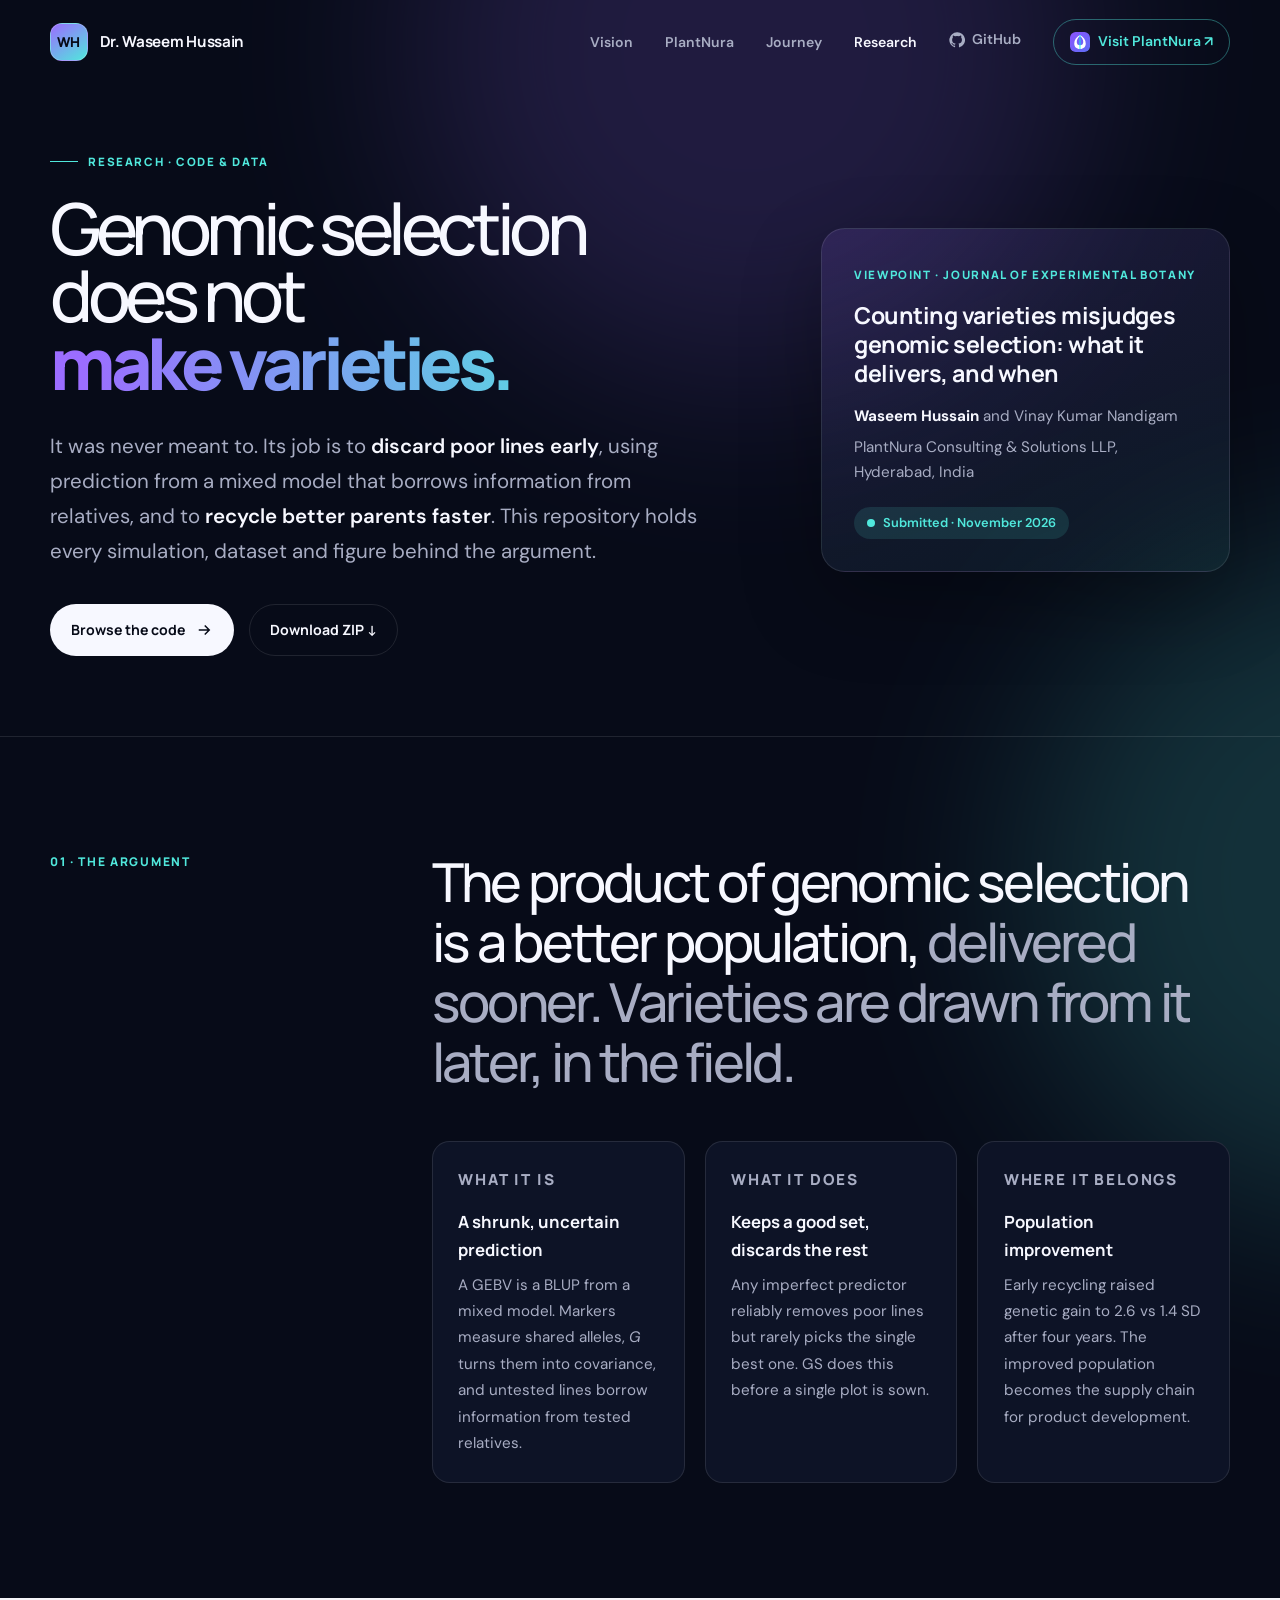
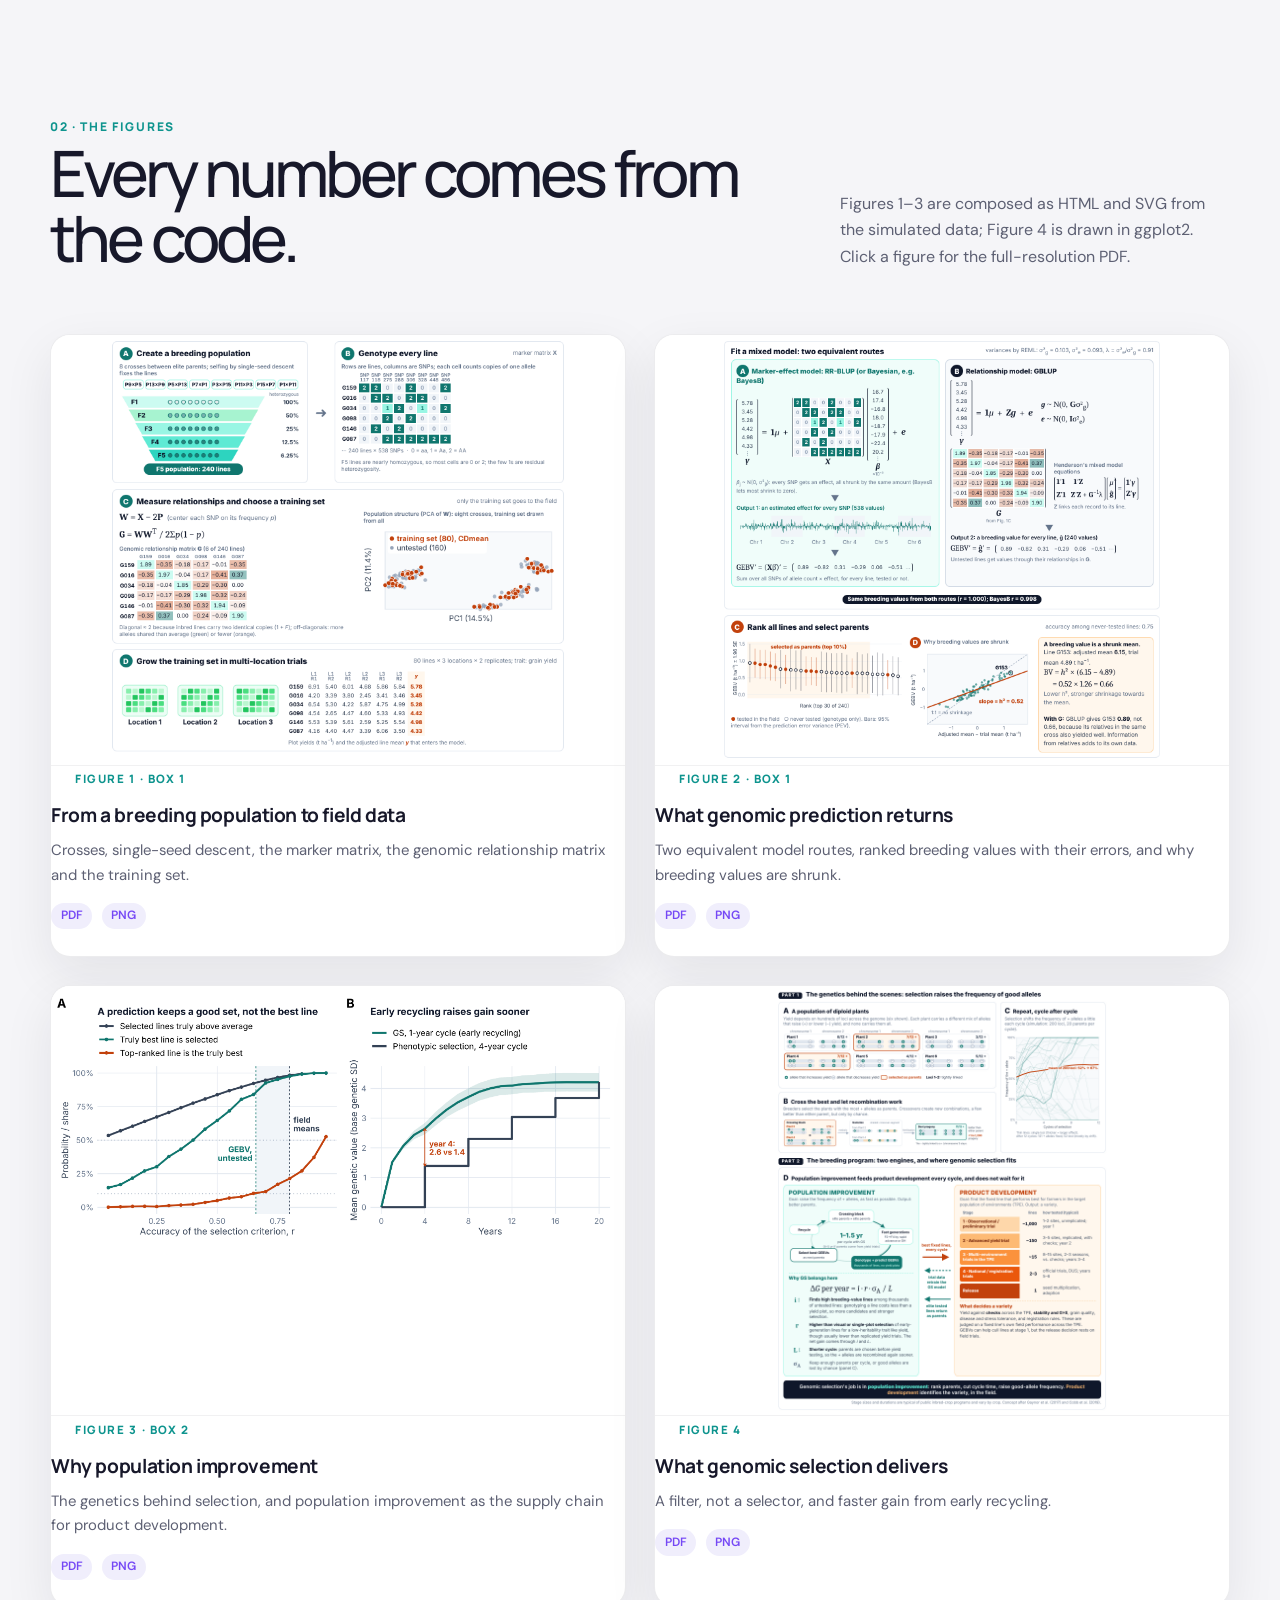
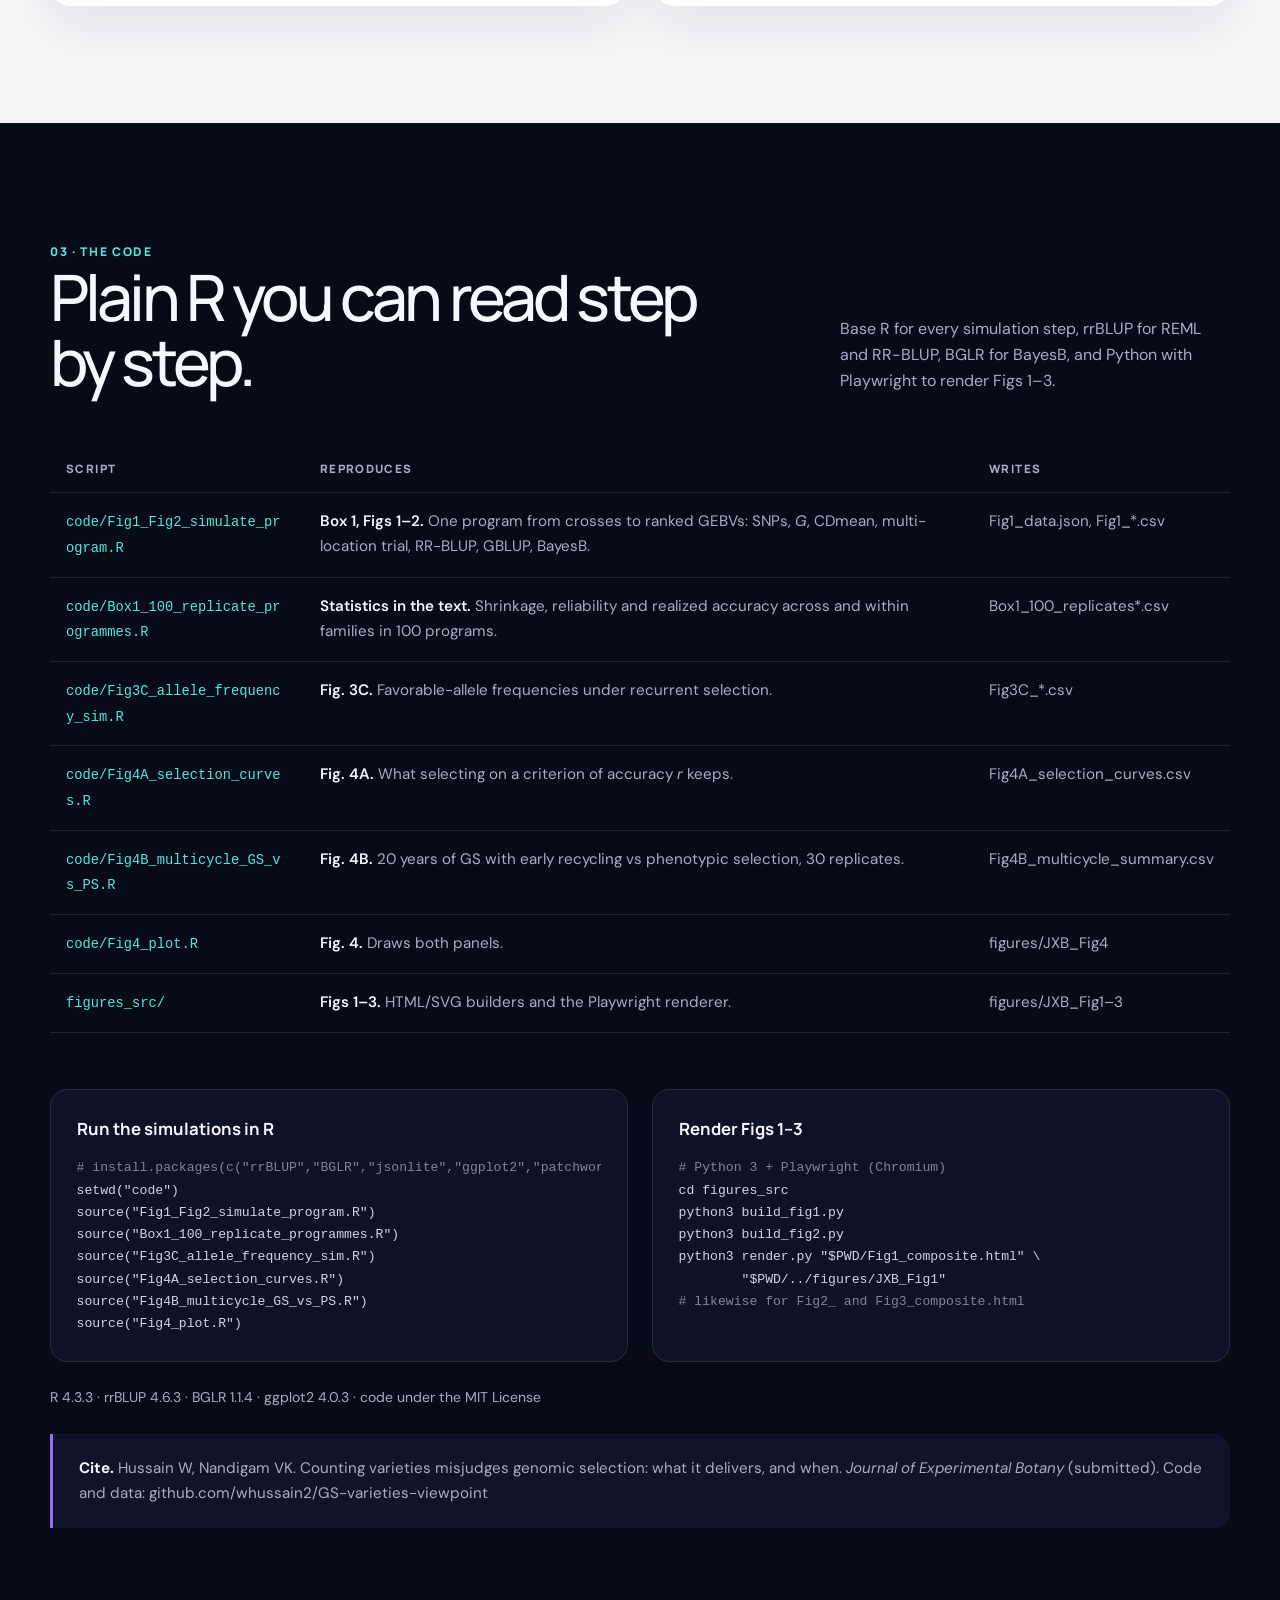
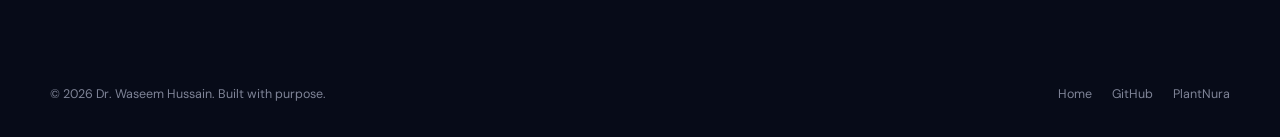
<file: index.html>
<!doctype html>
<html lang="en" class="no-js">
<head>
  <meta charset="utf-8">
  <title>Genomic selection does not make varieties | Code &amp; data | Dr. Waseem Hussain</title>
  <meta name="description" content="Code and simulated data for the Viewpoint 'Counting varieties misjudges genomic selection: what it delivers, and when' by Waseem Hussain and Vinay Kumar Nandigam (PlantNura).">
  <meta name="viewport" content="width=device-width, initial-scale=1.0">
  <meta name="theme-color" content="#070b18">
  <meta property="og:title" content="Genomic selection does not make varieties: code and data">
  <meta property="og:description" content="What genomic selection delivers, and when. Simulations, figures and R code.">
  <meta property="og:url" content="https://whussain2.github.io/GS-varieties-viewpoint/">
  <meta name="twitter:site" content="@whussain907">
  <link rel="preconnect" href="https://fonts.googleapis.com">
  <link rel="preconnect" href="https://fonts.gstatic.com" crossorigin>
  <link href="https://fonts.googleapis.com/css2?family=DM+Sans:wght@400;500;600&family=Manrope:wght@400;500;600;700;800&display=swap" rel="stylesheet">
  <link rel="stylesheet" href="assets/css/founder.css">
  <link rel="stylesheet" href="assets/css/project.css">
  <link rel="icon" type="image/svg+xml" href="assets/img/plantnura-mark.svg">
  <script>document.documentElement.className = document.documentElement.className.replace(/\bno-js\b/g, '') + ' js';</script>
</head>
<body class="founder-site">
<a class="skip-link" href="#main-content">Skip to content</a>
<div class="site-shell">
  <div class="ambient ambient--violet" aria-hidden="true"></div>
  <div class="ambient ambient--aqua" aria-hidden="true"></div>

  <header class="site-header">
    <nav class="nav wrap" aria-label="Main navigation">
      <a class="brand" href="https://whussain2.github.io/" aria-label="Waseem Hussain, home">
        <span class="brand__mark" aria-hidden="true">WH</span>
        <span class="brand__text">Dr. Waseem Hussain</span>
      </a>
      <button class="menu-toggle" type="button" aria-expanded="false" aria-controls="primary-menu" aria-label="Toggle navigation">
        <svg width="20" height="20" viewBox="0 0 24 24" fill="none" stroke="currentColor" stroke-width="1.8" aria-hidden="true"><path d="M4 7h16M4 12h16M4 17h16"></path></svg>
      </button>
      <ul class="nav__links" id="primary-menu">
        <li><a href="https://whussain2.github.io/#vision">Vision</a></li>
        <li><a href="https://whussain2.github.io/#plantnura">PlantNura</a></li>
        <li><a href="https://whussain2.github.io/#journey">Journey</a></li>
        <li><a href="https://whussain2.github.io/publications/" aria-current="page">Research</a></li>
        <li><a class="nav__github" href="https://github.com/whussain2/GS-varieties-viewpoint" target="_blank" rel="noopener"><svg width="16" height="16" viewBox="0 0 24 24" fill="currentColor" aria-hidden="true"><path d="M12 .5a11.5 11.5 0 0 0-3.64 22.41c.58.1.79-.25.79-.56v-2c-3.2.7-3.88-1.37-3.88-1.37-.52-1.33-1.28-1.69-1.28-1.69-1.05-.71.08-.7.08-.7 1.16.08 1.77 1.19 1.77 1.19 1.03 1.77 2.7 1.26 3.36.96.1-.75.4-1.26.73-1.55-2.55-.29-5.24-1.28-5.24-5.69 0-1.26.45-2.29 1.19-3.1-.12-.29-.52-1.46.11-3.05 0 0 .97-.31 3.17 1.18a11 11 0 0 1 5.77 0c2.2-1.49 3.17-1.18 3.17-1.18.63 1.59.23 2.76.11 3.05.74.81 1.19 1.84 1.19 3.1 0 4.42-2.69 5.39-5.26 5.68.41.36.78 1.06.78 2.14v3.17c0 .31.21.67.8.56A11.5 11.5 0 0 0 12 .5Z"/></svg>GitHub</a></li>
        <li><a class="nav__company" href="https://plantnura.com/" target="_blank" rel="noopener"><img src="assets/img/plantnura-mark.svg" alt="" width="20" height="20">Visit PlantNura ↗</a></li>
      </ul>
    </nav>
  </header>

  <main id="main-content">
    <section class="hero proj-hero wrap" id="top">
      <div class="hero__content reveal">
        <p class="eyebrow">Research · Code &amp; data</p>
        <h1>Genomic selection does not <strong>make varieties.</strong></h1>
        <p class="hero__intro">It was never meant to. Its job is to <b>discard poor lines early</b>, using prediction from a mixed model that borrows information from relatives, and to <b>recycle better parents faster</b>. This repository holds every simulation, dataset and figure behind the argument.</p>
        <div class="hero__actions">
          <a class="button button--primary" href="https://github.com/whussain2/GS-varieties-viewpoint" target="_blank" rel="noopener">
            Browse the code
            <svg width="18" height="18" viewBox="0 0 24 24" fill="none" stroke="currentColor" stroke-width="2" aria-hidden="true"><path d="M5 12h14M13 6l6 6-6 6"></path></svg>
          </a>
          <a class="button button--ghost" href="https://github.com/whussain2/GS-varieties-viewpoint/archive/refs/heads/main.zip">Download ZIP ↓</a>
        </div>
      </div>
      <aside class="paper-card reveal">
        <span class="paper-card__label">Viewpoint · Journal of Experimental Botany</span>
        <h2>Counting varieties misjudges genomic selection: what it delivers, and when</h2>
        <p><b style="color:var(--ink)">Waseem Hussain</b> and Vinay Kumar Nandigam</p>
        <p>PlantNura Consulting &amp; Solutions LLP, Hyderabad, India</p>
        <span class="status">Submitted · November 2026</span>
      </aside>
    </section>

    <section class="message" id="argument">
      <div class="message__grid wrap reveal">
        <span class="section-index">01 · The argument</span>
        <div>
          <h2>The product of genomic selection is a better population, <span>delivered sooner. Varieties are drawn from it later, in the field.</span></h2>
          <div class="points">
            <div class="point"><span class="point__n">WHAT IT IS</span><b>A shrunk, uncertain prediction</b><span>A GEBV is a BLUP from a mixed model. Markers measure shared alleles, <i>G</i> turns them into covariance, and untested lines borrow information from tested relatives.</span></div>
            <div class="point"><span class="point__n">WHAT IT DOES</span><b>Keeps a good set, discards the rest</b><span>Any imperfect predictor reliably removes poor lines but rarely picks the single best one. GS does this before a single plot is sown.</span></div>
            <div class="point"><span class="point__n">WHERE IT BELONGS</span><b>Population improvement</b><span>Early recycling raised genetic gain to 2.6 vs 1.4 SD after four years. The improved population becomes the supply chain for product development.</span></div>
          </div>
        </div>
      </div>
    </section>

    <section class="figures" id="figures">
      <div class="wrap">
        <div class="section-heading reveal">
          <div>
            <span class="section-index">02 · The figures</span>
            <h2>Every number comes from the code.</h2>
          </div>
          <p>Figures 1–3 are composed as HTML and SVG from the simulated data; Figure 4 is drawn in ggplot2. Click a figure for the full-resolution PDF.</p>
        </div>
        <div class="fig-grid">
          <a class="fig-card reveal" href="figures/JXB_Fig1.pdf" target="_blank" rel="noopener">
            <span class="fig-card__img"><img src="figures/JXB_Fig1.png" alt="Fig. 1: from eight crosses to 240 F5 lines, SNP genotypes, the G matrix with a CDmean training set, and multi-location yield data." loading="lazy"></span>
            <span class="fig-card__body"><span class="fig-card__tag">Figure 1 · Box 1</span><h3>From a breeding population to field data</h3><p>Crosses, single-seed descent, the marker matrix, the genomic relationship matrix and the training set.</p><span class="fig-card__files"><span>PDF</span><span>PNG</span></span></span>
          </a>
          <a class="fig-card reveal" href="figures/JXB_Fig2.pdf" target="_blank" rel="noopener">
            <span class="fig-card__img"><img src="figures/JXB_Fig2.png" alt="Fig. 2: RR-BLUP and GBLUP shown with real values, ranked GEBVs with intervals, and shrinkage with slope equal to heritability." loading="lazy"></span>
            <span class="fig-card__body"><span class="fig-card__tag">Figure 2 · Box 1</span><h3>What genomic prediction returns</h3><p>Two equivalent model routes, ranked breeding values with their errors, and why breeding values are shrunk.</p><span class="fig-card__files"><span>PDF</span><span>PNG</span></span></span>
          </a>
          <a class="fig-card reveal" href="figures/JXB_Fig3.pdf" target="_blank" rel="noopener">
            <span class="fig-card__img"><img src="figures/JXB_Fig3.png" alt="Fig. 3: alleles on chromosomes, recombination, rising favorable-allele frequencies, and the two engines of breeding." loading="lazy"></span>
            <span class="fig-card__body"><span class="fig-card__tag">Figure 3 · Box 2</span><h3>Why population improvement</h3><p>The genetics behind selection, and population improvement as the supply chain for product development.</p><span class="fig-card__files"><span>PDF</span><span>PNG</span></span></span>
          </a>
          <a class="fig-card reveal" href="figures/JXB_Fig4.pdf" target="_blank" rel="noopener">
            <span class="fig-card__img"><img src="figures/JXB_Fig4.png" alt="Fig. 4: selection curves showing a prediction keeps a good set but not the best line, and 20-year gain under GS versus phenotypic selection." loading="lazy"></span>
            <span class="fig-card__body"><span class="fig-card__tag">Figure 4</span><h3>What genomic selection delivers</h3><p>A filter, not a selector, and faster gain from early recycling.</p><span class="fig-card__files"><span>PDF</span><span>PNG</span></span></span>
          </a>
        </div>
      </div>
    </section>

    <section class="code" id="code">
      <div class="wrap">
        <div class="section-heading reveal">
          <div>
            <span class="section-index">03 · The code</span>
            <h2>Plain R you can read step by step.</h2>
          </div>
          <p>Base R for every simulation step, rrBLUP for REML and RR-BLUP, BGLR for BayesB, and Python with Playwright to render Figs 1–3.</p>
        </div>
        <table class="code-table reveal">
          <thead><tr><th>Script</th><th>Reproduces</th><th>Writes</th></tr></thead>
          <tbody>
            <tr><td><a href="https://github.com/whussain2/GS-varieties-viewpoint/blob/main/code/Fig1_Fig2_simulate_program.R">code/Fig1_Fig2_simulate_program.R</a></td><td><b>Box 1, Figs 1–2.</b> One program from crosses to ranked GEBVs: SNPs, <i>G</i>, CDmean, multi-location trial, RR-BLUP, GBLUP, BayesB.</td><td>Fig1_data.json, Fig1_*.csv</td></tr>
            <tr><td><a href="https://github.com/whussain2/GS-varieties-viewpoint/blob/main/code/Box1_100_replicate_programmes.R">code/Box1_100_replicate_programmes.R</a></td><td><b>Statistics in the text.</b> Shrinkage, reliability and realized accuracy across and within families in 100 programs.</td><td>Box1_100_replicates*.csv</td></tr>
            <tr><td><a href="https://github.com/whussain2/GS-varieties-viewpoint/blob/main/code/Fig3C_allele_frequency_sim.R">code/Fig3C_allele_frequency_sim.R</a></td><td><b>Fig. 3C.</b> Favorable-allele frequencies under recurrent selection.</td><td>Fig3C_*.csv</td></tr>
            <tr><td><a href="https://github.com/whussain2/GS-varieties-viewpoint/blob/main/code/Fig4A_selection_curves.R">code/Fig4A_selection_curves.R</a></td><td><b>Fig. 4A.</b> What selecting on a criterion of accuracy <i>r</i> keeps.</td><td>Fig4A_selection_curves.csv</td></tr>
            <tr><td><a href="https://github.com/whussain2/GS-varieties-viewpoint/blob/main/code/Fig4B_multicycle_GS_vs_PS.R">code/Fig4B_multicycle_GS_vs_PS.R</a></td><td><b>Fig. 4B.</b> 20 years of GS with early recycling vs phenotypic selection, 30 replicates.</td><td>Fig4B_multicycle_summary.csv</td></tr>
            <tr><td><a href="https://github.com/whussain2/GS-varieties-viewpoint/blob/main/code/Fig4_plot.R">code/Fig4_plot.R</a></td><td><b>Fig. 4.</b> Draws both panels.</td><td>figures/JXB_Fig4</td></tr>
            <tr><td><a href="https://github.com/whussain2/GS-varieties-viewpoint/tree/main/figures_src">figures_src/</a></td><td><b>Figs 1–3.</b> HTML/SVG builders and the Playwright renderer.</td><td>figures/JXB_Fig1–3</td></tr>
          </tbody>
        </table>
        <div class="run reveal">
          <div class="run__box"><h3>Run the simulations in R</h3>
<pre><span class="c"># install.packages(c("rrBLUP","BGLR","jsonlite","ggplot2","patchwork"))</span>
setwd("code")
source("Fig1_Fig2_simulate_program.R")
source("Box1_100_replicate_programmes.R")
source("Fig3C_allele_frequency_sim.R")
source("Fig4A_selection_curves.R")
source("Fig4B_multicycle_GS_vs_PS.R")
source("Fig4_plot.R")</pre></div>
          <div class="run__box"><h3>Render Figs 1–3</h3>
<pre><span class="c"># Python 3 + Playwright (Chromium)</span>
cd figures_src
python3 build_fig1.py
python3 build_fig2.py
python3 render.py "$PWD/Fig1_composite.html" \
        "$PWD/../figures/JXB_Fig1"
<span class="c"># likewise for Fig2_ and Fig3_composite.html</span></pre></div>
        </div>
        <p class="versions reveal">R 4.3.3 · rrBLUP 4.6.3 · BGLR 1.1.4 · ggplot2 4.0.3 · code under the MIT License</p>
        <div class="cite reveal"><b>Cite.</b> Hussain W, Nandigam VK. Counting varieties misjudges genomic selection: what it delivers, and when. <i>Journal of Experimental Botany</i> (submitted). Code and data: github.com/whussain2/GS-varieties-viewpoint</div>
      </div>
    </section>

    <section class="wrap">
      <footer class="site-footer">
        <span>© <span data-year>2026</span> Dr. Waseem Hussain. Built with purpose.</span>
        <div class="site-footer__links">
          <a href="https://whussain2.github.io/">Home</a>
          <a href="https://github.com/whussain2" target="_blank" rel="noopener">GitHub</a>
          <a href="https://plantnura.com/" target="_blank" rel="noopener">PlantNura</a>
        </div>
      </footer>
    </section>
  </main>
</div>
<script src="assets/js/founder.js" defer></script>
</body>
</html>
</file>
<file: assets/css/founder.css>
:root {
  --ink: #f7f8ff;
  --muted: #a8adc3;
  --night: #070b18;
  --night-soft: #0d1326;
  --line: rgba(255, 255, 255, 0.1);
  --violet: #9b6dff;
  --violet-deep: #7548f5;
  --aqua: #50e8dc;
  --aqua-dark: #0e948e;
  --paper: #f5f5f8;
  --paper-ink: #17182a;
  --paper-muted: #5d6073;
  --radius: 1.5rem;
  --shadow: 0 30px 80px rgba(0, 0, 0, 0.28);
  --font-display: "Manrope", system-ui, sans-serif;
  --font-body: "DM Sans", system-ui, sans-serif;
}

* {
  box-sizing: border-box;
}

html {
  scroll-behavior: smooth;
  scroll-padding-top: 6rem;
}

body.founder-site {
  margin: 0;
  overflow-x: hidden;
  background: var(--night);
  color: var(--ink);
  font-family: var(--font-body);
  font-size: 16px;
  line-height: 1.65;
}

.founder-site a {
  color: inherit;
}

.founder-site img {
  display: block;
  max-width: 100%;
}

.skip-link {
  position: fixed;
  left: 1rem;
  top: -5rem;
  z-index: 1000;
  padding: 0.7rem 1rem;
  border-radius: 0.5rem;
  background: var(--aqua);
  color: var(--night) !important;
  font-weight: 700;
  transition: top 0.2s;
}

.skip-link:focus {
  top: 1rem;
}

.site-shell {
  position: relative;
  isolation: isolate;
  overflow: hidden;
}

.ambient {
  position: absolute;
  z-index: -1;
  width: 42rem;
  height: 42rem;
  border-radius: 50%;
  filter: blur(100px);
  opacity: 0.17;
  pointer-events: none;
}

.ambient--violet {
  top: -18rem;
  left: 32%;
  background: var(--violet);
}

.ambient--aqua {
  top: 34rem;
  right: -26rem;
  background: var(--aqua);
}

.wrap {
  width: min(1180px, calc(100% - 3rem));
  margin-inline: auto;
}

.site-header {
  position: fixed;
  z-index: 100;
  top: 0;
  left: 0;
  width: 100%;
  transition: background 0.3s, border-color 0.3s, backdrop-filter 0.3s;
}

.site-header.is-scrolled {
  border-bottom: 1px solid var(--line);
  background: rgba(7, 11, 24, 0.82);
  backdrop-filter: blur(18px);
}

.nav {
  display: flex;
  min-height: 5.25rem;
  align-items: center;
  justify-content: space-between;
  gap: 2rem;
}

.brand {
  display: inline-flex;
  align-items: center;
  gap: 0.75rem;
  text-decoration: none;
}

.brand__mark {
  display: grid;
  width: 2.35rem;
  height: 2.35rem;
  place-items: center;
  border: 1px solid rgba(255, 255, 255, 0.2);
  border-radius: 0.75rem;
  background: linear-gradient(145deg, var(--violet), var(--aqua));
  color: var(--night);
  font-family: var(--font-display);
  font-size: 0.85rem;
  font-weight: 800;
}

.brand__text {
  font-family: var(--font-display);
  font-size: 0.95rem;
  font-weight: 700;
  letter-spacing: -0.02em;
}

.nav__links {
  display: flex;
  align-items: center;
  gap: 2rem;
  margin: 0;
  padding: 0;
  list-style: none;
}

.nav__links a {
  color: var(--muted);
  font-size: 0.88rem;
  font-weight: 600;
  text-decoration: none;
  transition: color 0.2s;
}

.nav__links a:hover,
.nav__links a:focus-visible {
  color: var(--ink);
}

.nav__links .nav__company {
  padding: 0.65rem 1rem;
  border: 1px solid rgba(80, 232, 220, 0.4);
  border-radius: 999px;
  color: var(--aqua);
}

.menu-toggle {
  display: none;
  width: 2.75rem;
  height: 2.75rem;
  border: 1px solid var(--line);
  border-radius: 0.8rem;
  background: transparent;
  color: var(--ink);
}

.hero {
  display: grid;
  min-height: 100svh;
  grid-template-columns: minmax(0, 1.1fr) minmax(320px, 0.75fr);
  align-items: center;
  gap: clamp(3rem, 7vw, 7rem);
  padding-top: 8rem;
  padding-bottom: 5rem;
}

.eyebrow {
  display: inline-flex;
  align-items: center;
  gap: 0.65rem;
  margin: 0 0 1.5rem;
  color: var(--aqua);
  font-family: var(--font-display);
  font-size: 0.72rem;
  font-weight: 800;
  letter-spacing: 0.14em;
  text-transform: uppercase;
}

.eyebrow::before {
  width: 1.75rem;
  height: 1px;
  background: currentColor;
  content: "";
}

.hero h1 {
  max-width: 800px;
  margin: 0;
  font-family: var(--font-display);
  font-size: clamp(3.25rem, 7vw, 6.9rem);
  font-weight: 500;
  letter-spacing: -0.075em;
  line-height: 0.94;
}

.hero h1 strong {
  display: block;
  background: linear-gradient(90deg, var(--violet) 5%, var(--aqua) 85%);
  background-clip: text;
  color: transparent;
  font-weight: 800;
}

.hero__intro {
  max-width: 660px;
  margin: 2rem 0 0;
  color: var(--muted);
  font-size: clamp(1.05rem, 1.6vw, 1.3rem);
  line-height: 1.7;
}

.hero__intro b {
  color: var(--ink);
  font-weight: 600;
}

.hero__actions {
  display: flex;
  flex-wrap: wrap;
  gap: 0.9rem;
  margin-top: 2.25rem;
}

.button {
  display: inline-flex;
  min-height: 3.2rem;
  align-items: center;
  justify-content: center;
  gap: 0.65rem;
  padding: 0.75rem 1.25rem;
  border: 1px solid transparent;
  border-radius: 999px;
  font-family: var(--font-display);
  font-size: 0.88rem;
  font-weight: 700;
  text-decoration: none;
  transition: transform 0.2s, background 0.2s, border-color 0.2s;
}

.button:hover {
  transform: translateY(-2px);
}

.button--primary {
  background: var(--ink);
  color: var(--night) !important;
}

.button--primary svg,
.text-link svg {
  transition: transform 0.2s;
}

.button--primary:hover svg,
.text-link:hover svg {
  transform: translateX(4px);
}

.button--ghost {
  border-color: var(--line);
  color: var(--ink);
}

.button--ghost:hover {
  border-color: rgba(255, 255, 255, 0.28);
  background: rgba(255, 255, 255, 0.05);
}

.hero__visual {
  position: relative;
  align-self: end;
}

.portrait-frame {
  position: relative;
  overflow: hidden;
  max-width: 450px;
  margin-inline: auto;
  border: 1px solid rgba(255, 255, 255, 0.12);
  border-radius: 14rem 14rem 1.5rem 1.5rem;
  background:
    radial-gradient(circle at 50% 35%, rgba(80, 232, 220, 0.2), transparent 32%),
    linear-gradient(145deg, #171d36, #0b1021);
  box-shadow: var(--shadow);
}

.portrait-frame::before {
  position: absolute;
  z-index: 1;
  inset: 0;
  background: linear-gradient(180deg, transparent 52%, rgba(7, 11, 24, 0.78));
  content: "";
}

.portrait-frame img {
  width: 100%;
  height: min(68vh, 650px);
  object-fit: cover;
  object-position: 50% 16%;
  filter: saturate(0.78) contrast(1.03);
}

.portrait__caption {
  position: absolute;
  z-index: 2;
  right: 1.5rem;
  bottom: 1.5rem;
  left: 1.5rem;
  display: flex;
  align-items: end;
  justify-content: space-between;
  gap: 1rem;
}

.portrait__caption p {
  margin: 0;
  color: var(--muted);
  font-size: 0.75rem;
  letter-spacing: 0.09em;
  text-transform: uppercase;
}

.portrait__caption strong {
  display: block;
  color: var(--ink);
  font-family: var(--font-display);
  font-size: 1rem;
  letter-spacing: 0;
  text-transform: none;
}

.status-dot {
  width: 0.7rem;
  height: 0.7rem;
  border: 2px solid rgba(80, 232, 220, 0.24);
  border-radius: 50%;
  background: var(--aqua);
  box-shadow: 0 0 0 8px rgba(80, 232, 220, 0.08);
}

.hero__scroll {
  position: absolute;
  bottom: 2rem;
  left: max(1.5rem, calc((100vw - 1180px) / 2));
  display: flex;
  align-items: center;
  gap: 0.75rem;
  color: #73798e;
  font-size: 0.68rem;
  letter-spacing: 0.15em;
  text-transform: uppercase;
}

.hero__scroll::before {
  width: 3rem;
  height: 1px;
  background: currentColor;
  content: "";
}

.statement {
  position: relative;
  padding: clamp(7rem, 13vw, 12rem) 0;
  border-top: 1px solid var(--line);
}

.statement__grid {
  display: grid;
  grid-template-columns: 0.35fr 1fr;
  gap: clamp(2rem, 8vw, 8rem);
}

.section-index {
  color: var(--aqua);
  font-family: var(--font-display);
  font-size: 0.75rem;
  font-weight: 800;
  letter-spacing: 0.14em;
  text-transform: uppercase;
}

.statement h2 {
  max-width: 860px;
  margin: 0;
  font-family: var(--font-display);
  font-size: clamp(2.25rem, 5vw, 4.6rem);
  font-weight: 500;
  letter-spacing: -0.055em;
  line-height: 1.1;
}

.statement h2 span {
  color: var(--muted);
}

.statement__body {
  display: grid;
  grid-template-columns: repeat(2, minmax(0, 1fr));
  gap: 2rem;
  margin-top: 3rem;
  color: var(--muted);
}

.statement__body p {
  margin: 0;
}

.venture {
  position: relative;
  padding: clamp(6rem, 10vw, 9rem) 0;
  background: var(--paper);
  color: var(--paper-ink);
}

.section-heading {
  display: flex;
  align-items: end;
  justify-content: space-between;
  gap: 3rem;
  margin-bottom: 4rem;
}

.section-heading h2 {
  max-width: 700px;
  margin: 0;
  font-family: var(--font-display);
  font-size: clamp(2.5rem, 5vw, 4.9rem);
  font-weight: 500;
  letter-spacing: -0.06em;
  line-height: 1.02;
}

.section-heading p {
  max-width: 390px;
  margin: 0;
  color: var(--paper-muted);
}

.venture__identity {
  display: flex;
  align-items: center;
  gap: 1rem;
  margin-bottom: 2.5rem;
}

.venture__monogram {
  display: grid;
  width: 3.1rem;
  height: 3.1rem;
  place-items: center;
  border-radius: 1rem;
  background: var(--paper-ink);
  color: var(--aqua);
  font-family: var(--font-display);
  font-size: 0.8rem;
  font-weight: 800;
}

.venture__identity p {
  margin: 0;
  color: var(--paper-muted);
  font-size: 0.78rem;
  letter-spacing: 0.11em;
  text-transform: uppercase;
}

.venture__identity strong {
  display: block;
  color: var(--paper-ink);
  font-family: var(--font-display);
  font-size: 1.15rem;
  letter-spacing: -0.02em;
  text-transform: none;
}

.pillars {
  display: grid;
  grid-template-columns: repeat(3, minmax(0, 1fr));
  border-top: 1px solid #d7d8e0;
}

.pillar {
  min-height: 310px;
  padding: 2rem 2rem 0;
  border-right: 1px solid #d7d8e0;
}

.pillar:first-child {
  padding-left: 0;
}

.pillar:last-child {
  border-right: 0;
}

.pillar__number {
  color: var(--violet-deep);
  font-family: var(--font-display);
  font-size: 0.72rem;
  font-weight: 800;
}

.pillar h3 {
  margin: 3rem 0 1rem;
  font-family: var(--font-display);
  font-size: clamp(1.5rem, 3vw, 2.2rem);
  letter-spacing: -0.04em;
}

.pillar p {
  color: var(--paper-muted);
}

.text-link {
  display: inline-flex;
  align-items: center;
  gap: 0.6rem;
  margin-top: 1rem;
  color: var(--violet-deep);
  font-family: var(--font-display);
  font-size: 0.85rem;
  font-weight: 800;
  text-decoration: none;
}

.track-record {
  padding: clamp(6rem, 11vw, 10rem) 0;
}

.track-record__intro {
  display: grid;
  grid-template-columns: 0.72fr 1fr;
  align-items: end;
  gap: 5rem;
}

.track-record h2 {
  margin: 0;
  font-family: var(--font-display);
  font-size: clamp(2.6rem, 5vw, 5rem);
  font-weight: 500;
  letter-spacing: -0.065em;
  line-height: 1.02;
}

.track-record__intro > div:last-child {
  color: var(--muted);
  font-size: 1.05rem;
}

.track-record__intro p {
  margin-top: 0;
}

.journey {
  display: grid;
  grid-template-columns: repeat(3, minmax(0, 1fr));
  margin-top: 5rem;
  border-top: 1px solid var(--line);
}

.journey__item {
  padding: 2rem 2rem 0;
  border-right: 1px solid var(--line);
}

.journey__item:first-child {
  padding-left: 0;
}

.journey__item:last-child {
  border-right: 0;
}

.journey__meta {
  color: var(--aqua);
  font-family: var(--font-display);
  font-size: 0.7rem;
  font-weight: 700;
  letter-spacing: 0.1em;
  text-transform: uppercase;
}

.journey h3 {
  margin: 1.5rem 0 0.8rem;
  font-family: var(--font-display);
  font-size: 1.35rem;
  line-height: 1.3;
}

.journey p {
  color: var(--muted);
  font-size: 0.92rem;
}

.archive-links {
  display: flex;
  flex-wrap: wrap;
  gap: 0.75rem;
  margin-top: 3.5rem;
}

.archive-links a {
  padding: 0.6rem 0.95rem;
  border: 1px solid var(--line);
  border-radius: 999px;
  color: var(--muted);
  font-size: 0.8rem;
  font-weight: 600;
  text-decoration: none;
  transition: color 0.2s, border-color 0.2s;
}

.archive-links a:hover {
  border-color: rgba(255, 255, 255, 0.28);
  color: var(--ink);
}

.cta {
  padding: clamp(6rem, 10vw, 9rem) 0 3rem;
}

.cta__card {
  position: relative;
  overflow: hidden;
  padding: clamp(2.5rem, 7vw, 6rem);
  border: 1px solid rgba(255, 255, 255, 0.1);
  border-radius: clamp(1.5rem, 3vw, 2.5rem);
  background:
    radial-gradient(circle at 85% 5%, rgba(80, 232, 220, 0.18), transparent 30%),
    radial-gradient(circle at 10% 90%, rgba(155, 109, 255, 0.28), transparent 35%),
    var(--night-soft);
}

.cta h2 {
  max-width: 820px;
  margin: 0;
  font-family: var(--font-display);
  font-size: clamp(2.5rem, 6vw, 5.7rem);
  font-weight: 500;
  letter-spacing: -0.065em;
  line-height: 1.02;
}

.cta p {
  max-width: 590px;
  margin: 1.5rem 0 2.5rem;
  color: var(--muted);
  font-size: 1.05rem;
}

.site-footer {
  display: flex;
  align-items: center;
  justify-content: space-between;
  gap: 2rem;
  padding: 2.5rem 0;
  color: #7f8497;
  font-size: 0.78rem;
}

.site-footer__links {
  display: flex;
  gap: 1.25rem;
}

.site-footer a {
  text-decoration: none;
}

.site-footer a:hover {
  color: var(--ink);
}

.reveal {
  opacity: 1;
  transform: none;
}

.js .reveal {
  opacity: 0;
  transform: translateY(28px);
  transition: opacity 0.8s ease, transform 0.8s cubic-bezier(0.2, 0.75, 0.3, 1);
}

.js .reveal.is-visible {
  opacity: 1;
  transform: none;
}

@media (max-width: 900px) {
  .menu-toggle {
    display: grid;
    place-items: center;
  }

  .nav__links {
    position: absolute;
    top: calc(100% - 0.25rem);
    right: 1.5rem;
    left: 1.5rem;
    display: none;
    align-items: stretch;
    gap: 0;
    padding: 0.75rem;
    border: 1px solid var(--line);
    border-radius: 1rem;
    background: rgba(13, 19, 38, 0.98);
    box-shadow: var(--shadow);
  }

  .nav__links.is-open {
    display: block;
  }

  .nav__links a {
    display: block;
    padding: 0.75rem;
  }

  .nav__links .nav__company {
    margin-top: 0.3rem;
    text-align: center;
  }

  .hero {
    min-height: auto;
    grid-template-columns: 1fr;
    padding-top: 9rem;
  }

  .hero__content {
    max-width: 720px;
  }

  .hero__visual {
    width: min(100%, 470px);
    margin-inline: auto;
  }

  .hero__scroll {
    display: none;
  }

  .statement__grid,
  .track-record__intro {
    grid-template-columns: 1fr;
    gap: 2rem;
  }

  .section-heading {
    display: block;
  }

  .section-heading p {
    margin-top: 1.5rem;
  }
}

@media (max-width: 700px) {
  .wrap {
    width: min(100% - 2rem, 1180px);
  }

  .brand__text {
    max-width: 150px;
    line-height: 1.2;
  }

  .hero h1 {
    font-size: clamp(3.1rem, 16vw, 5rem);
  }

  .hero__actions {
    align-items: stretch;
    flex-direction: column;
  }

  .portrait-frame img {
    height: 32rem;
  }

  .statement__body,
  .pillars,
  .journey {
    grid-template-columns: 1fr;
  }

  .statement__body {
    gap: 1.2rem;
  }

  .pillar,
  .pillar:first-child,
  .journey__item,
  .journey__item:first-child {
    min-height: auto;
    padding: 2rem 0;
    border-right: 0;
    border-bottom: 1px solid #d7d8e0;
  }

  .pillar:last-child,
  .journey__item:last-child {
    border-bottom: 0;
  }

  .pillar h3 {
    margin-top: 1.5rem;
  }

  .journey__item,
  .journey__item:first-child {
    border-bottom-color: var(--line);
  }

  .site-footer {
    align-items: flex-start;
    flex-direction: column;
  }
}

@media (prefers-reduced-motion: reduce) {
  html {
    scroll-behavior: auto;
  }

  *,
  *::before,
  *::after {
    animation-duration: 0.01ms !important;
    animation-iteration-count: 1 !important;
    scroll-behavior: auto !important;
    transition-duration: 0.01ms !important;
  }
}

/* ---------- Nav additions: GitHub + PlantNura mark ---------- */
.nav__links .nav__github {
  display: inline-flex;
  align-items: center;
  gap: 0.45rem;
}

.nav__links .nav__company {
  display: inline-flex;
  align-items: center;
  gap: 0.5rem;
}

.nav__links .nav__company img {
  width: 1.25rem;
  height: 1.25rem;
  border-radius: 0.35rem;
}

.nav__links a[aria-current="page"] {
  color: var(--ink);
}

/* ---------- PlantNura logo in venture section ---------- */
.venture__logo {
  display: inline-flex;
  align-items: center;
  padding: 0.6rem 1rem;
  border: 1px solid #e3e4ec;
  border-radius: 1rem;
  background: #fff;
  box-shadow: 0 12px 30px rgba(23, 24, 42, 0.08);
  transition: transform 0.2s, box-shadow 0.2s;
}

.venture__logo:hover {
  transform: translateY(-2px);
  box-shadow: 0 16px 36px rgba(23, 24, 42, 0.12);
}

.founder-site .venture__logo img {
  width: auto;
  height: 2.6rem;
}

/* ---------- Portrait tweak for new photo ---------- */
.portrait-frame img {
  object-position: 50% 22%;
  filter: none;
}

/* ---------- Publications page ---------- */
.pub-hero {
  display: grid;
  grid-template-columns: minmax(0, 1.25fr) minmax(300px, 0.75fr);
  align-items: end;
  gap: clamp(2.5rem, 6vw, 6rem);
  padding-top: clamp(9rem, 16vw, 12rem);
  padding-bottom: clamp(4rem, 8vw, 6rem);
}

.pub-hero h1 {
  max-width: 820px;
  margin: 1.25rem 0 0;
  font-family: var(--font-display);
  font-size: clamp(2.9rem, 6.4vw, 5.6rem);
  font-weight: 500;
  letter-spacing: -0.065em;
  line-height: 0.98;
}

.pub-hero h1 strong {
  background: linear-gradient(100deg, var(--violet), var(--aqua));
  -webkit-background-clip: text;
  background-clip: text;
  color: transparent;
  font-weight: 700;
}

.pub-hero__intro {
  max-width: 620px;
  margin: 1.75rem 0 0;
  color: var(--muted);
  font-size: 1.08rem;
}

.pub-hero__intro a {
  color: var(--aqua);
  font-weight: 600;
  text-decoration: none;
  border-bottom: 1px solid rgba(80, 232, 220, 0.4);
}

.button--scholar {
  background: linear-gradient(120deg, #4285f4, var(--violet-deep));
  box-shadow: 0 14px 34px rgba(66, 133, 244, 0.32);
  color: #fff !important;
}

.button--scholar:hover {
  box-shadow: 0 18px 40px rgba(66, 133, 244, 0.45);
}

.scholar-card {
  position: relative;
  display: flex;
  overflow: hidden;
  flex-direction: column;
  gap: 0.9rem;
  padding: 2rem;
  border: 1px solid rgba(255, 255, 255, 0.12);
  border-radius: var(--radius);
  background:
    radial-gradient(circle at 100% 0%, rgba(66, 133, 244, 0.35), transparent 45%),
    radial-gradient(circle at 0% 100%, rgba(80, 232, 220, 0.16), transparent 45%),
    var(--night-soft);
  box-shadow: var(--shadow);
  text-decoration: none;
  transition: transform 0.25s, border-color 0.25s;
}

.scholar-card:hover {
  transform: translateY(-4px);
  border-color: rgba(66, 133, 244, 0.55);
}

.scholar-card__badge {
  display: grid;
  width: 3.2rem;
  height: 3.2rem;
  place-items: center;
  border-radius: 1rem;
  background: #4285f4;
  color: #fff;
}

.scholar-card__label {
  color: var(--muted);
  font-size: 0.75rem;
  font-weight: 700;
  letter-spacing: 0.12em;
  text-transform: uppercase;
}

.scholar-card strong {
  font-family: var(--font-display);
  font-size: 1.45rem;
  letter-spacing: -0.03em;
  line-height: 1.2;
}

.scholar-card__stats {
  display: grid;
  grid-template-columns: 1fr 1fr;
  gap: 1rem;
  margin-top: 0.5rem;
  padding-top: 1.1rem;
  border-top: 1px solid var(--line);
  color: var(--muted);
  font-size: 0.78rem;
}

.scholar-card__stats b {
  display: block;
  color: var(--ink);
  font-family: var(--font-display);
  font-size: 1.35rem;
}

.scholar-card__cta {
  display: inline-flex;
  align-items: center;
  gap: 0.5rem;
  color: var(--aqua);
  font-family: var(--font-display);
  font-size: 0.85rem;
  font-weight: 800;
}

.pub-list {
  padding: clamp(5rem, 9vw, 8rem) 0;
  background: var(--paper);
  color: var(--paper-ink);
}

.pub-list__head {
  display: flex;
  align-items: end;
  justify-content: space-between;
  gap: 2rem;
  margin-bottom: 3.5rem;
}

.pub-list__head h2 {
  margin: 0;
  font-family: var(--font-display);
  font-size: clamp(2.2rem, 4.5vw, 3.8rem);
  font-weight: 500;
  letter-spacing: -0.055em;
  line-height: 1.05;
}

.pub-list__head p {
  max-width: 380px;
  margin: 0;
  color: var(--paper-muted);
}

.pub-list__head a,
.pub__cite b {
  color: var(--violet-deep);
}

.pub-list__head a {
  font-weight: 700;
  text-decoration: none;
}

.pubs {
  margin: 0;
  padding: 0;
  list-style: none;
}

.pub {
  display: grid;
  grid-template-columns: 6rem minmax(0, 1fr);
  gap: 1.5rem;
}

.pub__year span {
  position: sticky;
  top: 6.5rem;
  display: block;
  padding-top: 1.6rem;
  color: var(--violet-deep);
  font-family: var(--font-display);
  font-size: 1.6rem;
  font-weight: 800;
  letter-spacing: -0.04em;
}

.pub__card {
  display: grid;
  grid-template-columns: 7rem minmax(0, 1fr);
  gap: 1.75rem;
  margin-bottom: 1.25rem;
  padding: 1.6rem;
  border: 1px solid #e3e4ec;
  border-radius: 1.25rem;
  background: #fff;
  transition: transform 0.25s, box-shadow 0.25s, border-color 0.25s;
}

.pub--nothumb .pub__card {
  grid-template-columns: 1fr;
}

.pub__card:hover {
  transform: translateY(-3px);
  border-color: #d2c6ff;
  box-shadow: 0 22px 50px rgba(23, 24, 42, 0.09);
}

.pub__thumb {
  overflow: hidden;
  align-self: start;
  border: 1px solid #ececf2;
  border-radius: 0.75rem;
  background: var(--paper);
  aspect-ratio: 3 / 4;
}

.founder-site .pub__thumb img {
  width: 100%;
  height: 100%;
  object-fit: cover;
}

.pub__venue {
  display: inline-block;
  margin: 0 0 0.6rem;
  padding: 0.25rem 0.65rem;
  border-radius: 999px;
  background: rgba(117, 72, 245, 0.08);
  color: var(--violet-deep);
  font-size: 0.72rem;
  font-weight: 700;
  letter-spacing: 0.04em;
}

.pub h3 {
  margin: 0 0 0.6rem;
  font-family: var(--font-display);
  font-size: clamp(1.1rem, 1.8vw, 1.3rem);
  letter-spacing: -0.02em;
  line-height: 1.3;
}

.pub h3 a {
  text-decoration: none;
}

.pub h3 a:hover {
  color: var(--violet-deep);
}

.pub__cite {
  margin: 0 0 0.6rem;
  color: var(--paper-muted);
  font-size: 0.85rem;
}

.pub__summary {
  margin: 0;
  color: #3b3d50;
  font-size: 0.93rem;
}

.pub .text-link {
  margin-top: 0.8rem;
}

.scholar-banner {
  display: flex;
  align-items: center;
  justify-content: space-between;
  gap: 2rem;
  margin-top: 3rem;
  padding: 2rem 2.25rem;
  border-radius: 1.5rem;
  background:
    radial-gradient(circle at 90% 0%, rgba(80, 232, 220, 0.22), transparent 40%),
    linear-gradient(120deg, #1a2147, var(--night));
  color: var(--ink);
  font-family: var(--font-display);
  font-size: clamp(1.15rem, 2vw, 1.5rem);
  font-weight: 600;
  letter-spacing: -0.02em;
  text-decoration: none;
}

.scholar-banner small {
  display: block;
  margin-bottom: 0.3rem;
  color: var(--aqua);
  font-size: 0.75rem;
  font-weight: 700;
  letter-spacing: 0.12em;
  text-transform: uppercase;
}

.scholar-banner .button {
  flex-shrink: 0;
}

.cta__brand {
  display: inline-flex;
  margin-bottom: 1.75rem;
  padding: 0.55rem 0.9rem;
  border-radius: 0.9rem;
  background: #fff;
}

.founder-site .cta__brand img {
  width: auto;
  height: 2.2rem;
}

@media (max-width: 900px) {
  .pub-hero {
    grid-template-columns: 1fr;
    align-items: start;
  }

  .pub-list__head {
    display: block;
  }

  .pub-list__head p {
    margin-top: 1rem;
  }

  .nav__links .nav__github,
  .nav__links .nav__company {
    display: flex;
  }

  .nav__links .nav__company {
    justify-content: center;
  }
}

@media (max-width: 700px) {
  .pub {
    grid-template-columns: 1fr;
    gap: 0;
  }

  .pub__year span {
    position: static;
    padding: 1rem 0 0.75rem;
  }

  .pub__card {
    grid-template-columns: 4.5rem minmax(0, 1fr);
    gap: 1rem;
    padding: 1.2rem;
  }

  .scholar-banner {
    align-items: stretch;
    flex-direction: column;
  }
}

/* ---------- Recent publication tiles ---------- */
.pub__tile {
  display: flex;
  flex-direction: column;
  justify-content: space-between;
  align-self: start;
  padding: 0.9rem 0.8rem;
  border-radius: 0.9rem;
  background:
    radial-gradient(circle at 100% 0%, rgba(80, 232, 220, 0.35), transparent 55%),
    linear-gradient(150deg, var(--violet-deep), #1a2147);
  color: #fff;
  text-decoration: none;
  aspect-ratio: 3 / 4;
}

.pub__tile span {
  font-family: var(--font-display);
  font-size: 1.35rem;
  font-weight: 800;
  letter-spacing: -0.03em;
}

.pub__tile small {
  font-size: 0.66rem;
  font-weight: 600;
  line-height: 1.3;
  opacity: 0.85;
}

.pub__role {
  display: inline-block;
  margin: 0 0 0.6rem 0.4rem;
  padding: 0.25rem 0.65rem;
  border-radius: 999px;
  background: rgba(14, 148, 142, 0.1);
  color: var(--aqua-dark);
  font-size: 0.72rem;
  font-weight: 700;
}

.founder-site .pub__tile {
  overflow: hidden;
  color: #fff;
}

.pub__tile small {
  overflow-wrap: anywhere;
  hyphens: auto;
}

@media (max-width: 700px) {
  .pub__tile {
    justify-content: center;
    align-items: center;
    aspect-ratio: 1;
  }

  .pub__tile span {
    font-size: 1.05rem;
  }

  .pub__tile small {
    display: none;
  }
}

/* ---------- Journey: timeline ---------- */
.track-record h2 em {
  background: linear-gradient(100deg, var(--violet), var(--aqua));
  -webkit-background-clip: text;
  background-clip: text;
  color: transparent;
  font-style: normal;
  font-weight: 700;
}

.timeline {
  position: relative;
  display: grid;
  grid-template-columns: repeat(4, minmax(0, 1fr));
  gap: 1.5rem;
  margin: 5rem 0 0;
  padding: 0;
  list-style: none;
}

.timeline::before {
  position: absolute;
  top: 0.55rem;
  right: 0;
  left: 0;
  height: 2px;
  background: linear-gradient(90deg, rgba(155, 109, 255, 0.15), var(--violet) 35%, var(--aqua));
  content: "";
}

.milestone {
  position: relative;
  padding-top: 2.6rem;
}

.milestone__node {
  position: absolute;
  top: 0;
  left: 0;
  width: 1.15rem;
  height: 1.15rem;
  border: 3px solid var(--night);
  border-radius: 50%;
  background: var(--violet);
  box-shadow: 0 0 0 1px rgba(155, 109, 255, 0.6), 0 0 18px rgba(155, 109, 255, 0.55);
}

.milestone--now .milestone__node {
  background: var(--aqua);
  box-shadow: 0 0 0 1px rgba(80, 232, 220, 0.6), 0 0 22px rgba(80, 232, 220, 0.7);
  animation: pulse-node 2.4s ease-in-out infinite;
}

@keyframes pulse-node {
  50% { box-shadow: 0 0 0 7px rgba(80, 232, 220, 0.12), 0 0 30px rgba(80, 232, 220, 0.8); }
}

.milestone__when {
  display: block;
  color: var(--muted);
  font-size: 0.78rem;
  font-weight: 600;
  letter-spacing: 0.06em;
}

.milestone__badge {
  display: inline-block;
  margin-top: 0.9rem;
  padding: 0.28rem 0.7rem;
  border: 1px solid rgba(155, 109, 255, 0.45);
  border-radius: 999px;
  background: rgba(155, 109, 255, 0.12);
  color: #cdb8ff;
  font-family: var(--font-display);
  font-size: 0.72rem;
  font-weight: 800;
  letter-spacing: 0.05em;
}

.milestone--now .milestone__badge {
  border-color: rgba(80, 232, 220, 0.5);
  background: rgba(80, 232, 220, 0.12);
  color: var(--aqua);
}

.milestone h3 {
  margin: 0.9rem 0 0.25rem;
  font-family: var(--font-display);
  font-size: 1.4rem;
  letter-spacing: -0.03em;
  line-height: 1.2;
}

.milestone__where {
  margin: 0 0 0.8rem;
  color: var(--ink);
  font-size: 0.85rem;
  font-weight: 600;
  opacity: 0.85;
}

.milestone p:last-child {
  margin: 0;
  color: var(--muted);
  font-size: 0.9rem;
}

/* ---------- Journey: what I bring ---------- */
.craft {
  margin-top: 6rem;
}

.craft__label {
  margin: 0 0 1.5rem;
  color: var(--aqua);
  font-family: var(--font-display);
  font-size: 0.72rem;
  font-weight: 800;
  letter-spacing: 0.14em;
  text-transform: uppercase;
}

.craft__grid {
  display: grid;
  grid-template-columns: 1.25fr 1fr;
  grid-template-rows: auto auto;
  gap: 1.25rem;
}

.craft__card {
  --accent: var(--violet);
  position: relative;
  overflow: hidden;
  padding: 2.2rem;
  border: 1px solid var(--line);
  border-radius: var(--radius);
  background:
    radial-gradient(circle at 100% 0%, color-mix(in srgb, var(--accent) 22%, transparent), transparent 50%),
    var(--night-soft);
  transition: transform 0.3s, border-color 0.3s;
}

.craft__card:hover {
  transform: translateY(-4px);
  border-color: color-mix(in srgb, var(--accent) 55%, transparent);
}

.craft__card--breeding {
  --accent: #6ee7a8;
  grid-row: span 2;
  display: flex;
  flex-direction: column;
  justify-content: flex-end;
  min-height: 26rem;
}

.craft__card--software {
  --accent: var(--violet);
}

.craft__card--venture {
  --accent: var(--aqua);
}

.craft__icon {
  display: grid;
  width: 3.4rem;
  height: 3.4rem;
  place-items: center;
  border-radius: 1rem;
  background: color-mix(in srgb, var(--accent) 16%, transparent);
  color: var(--accent);
}

.craft__card--breeding .craft__icon {
  position: absolute;
  top: 2.2rem;
  left: 2.2rem;
}

.craft__num {
  position: absolute;
  top: 1.2rem;
  right: 1.6rem;
  color: transparent;
  font-family: var(--font-display);
  font-size: 4.5rem;
  font-weight: 800;
  letter-spacing: -0.06em;
  line-height: 1;
  -webkit-text-stroke: 1px color-mix(in srgb, var(--accent) 45%, transparent);
}

.craft__card--breeding .craft__num {
  font-size: 9rem;
}

.craft__card h3 {
  margin: 1.5rem 0 0.6rem;
  font-family: var(--font-display);
  font-size: clamp(1.5rem, 2.6vw, 2rem);
  letter-spacing: -0.04em;
}

.craft__card--breeding h3 {
  font-size: clamp(2rem, 4vw, 3.2rem);
}

.craft__card p {
  max-width: 34rem;
  margin: 0;
  color: var(--muted);
}

.craft__tags {
  display: flex;
  flex-wrap: wrap;
  gap: 0.5rem;
  margin: 1.4rem 0 0;
  padding: 0;
  list-style: none;
}

.craft__tags li {
  padding: 0.3rem 0.75rem;
  border: 1px solid color-mix(in srgb, var(--accent) 35%, transparent);
  border-radius: 999px;
  color: color-mix(in srgb, var(--accent) 85%, white);
  font-size: 0.75rem;
  font-weight: 600;
}

@media (max-width: 900px) {
  .timeline {
    grid-template-columns: 1fr 1fr;
    row-gap: 3rem;
  }

  .timeline::before {
    display: none;
  }

  .milestone {
    padding-top: 2rem;
    border-top: 2px solid rgba(155, 109, 255, 0.35);
  }

  .milestone__node {
    top: -0.65rem;
  }

  .craft__grid {
    grid-template-columns: 1fr;
  }

  .craft__card--breeding {
    grid-row: auto;
    min-height: 22rem;
  }
}

@media (max-width: 600px) {
  .timeline {
    grid-template-columns: 1fr;
    gap: 0;
    margin-left: 0.5rem;
    border-left: 2px solid rgba(155, 109, 255, 0.45);
  }

  .milestone {
    padding: 0 0 2.5rem 1.75rem;
    border-top: 0;
  }

  .milestone__node {
    top: 0.1rem;
    left: -0.65rem;
  }

  .craft__card {
    padding: 1.75rem;
  }

  .craft__card--breeding .craft__num {
    font-size: 6rem;
  }
}

.craft__card--breeding {
  justify-content: flex-start;
}

.craft__card--breeding .craft__icon {
  position: static;
}

.craft__card--breeding h3 {
  margin-top: auto;
  padding-top: 2rem;
}

@media (max-width: 900px) {
  .craft__card--breeding {
    min-height: 0;
  }

  .craft__card--breeding h3 {
    padding-top: 0;
    margin-top: 1.5rem;
  }
}
</file>
<file: assets/css/project.css>
/* Project-page additions, built on founder.css (same tokens as whussain2.github.io) */
.proj-hero { min-height: auto; padding-top: 9rem; padding-bottom: 5rem; grid-template-columns: minmax(0, 1.25fr) minmax(300px, 0.75fr); }
.proj-hero h1 { font-size: clamp(2.8rem, 5.6vw, 5.4rem); }
.paper-card {
  position: relative; padding: 2rem; border: 1px solid var(--line); border-radius: var(--radius);
  background: linear-gradient(160deg, rgba(155, 109, 255, 0.14), rgba(80, 232, 220, 0.06)); box-shadow: var(--shadow);
}
.paper-card__label { color: var(--aqua); font-family: var(--font-display); font-size: 0.72rem; font-weight: 800; letter-spacing: 0.14em; text-transform: uppercase; }
.paper-card h2 { margin: 0.9rem 0 1rem; font-family: var(--font-display); font-size: 1.45rem; font-weight: 700; letter-spacing: -0.02em; line-height: 1.25; }
.paper-card p { margin: 0.35rem 0; color: var(--muted); font-size: 0.95rem; }
.paper-card .status { display: inline-flex; align-items: center; gap: 0.5rem; margin-top: 1rem; padding: 0.35rem 0.8rem; border-radius: 999px; background: rgba(80, 232, 220, 0.12); color: var(--aqua); font-size: 0.8rem; font-weight: 600; }
.paper-card .status::before { width: 0.5rem; height: 0.5rem; border-radius: 50%; background: var(--aqua); content: ""; }

.message { padding: clamp(5rem, 9vw, 8rem) 0; border-top: 1px solid var(--line); }
.message__grid { display: grid; grid-template-columns: 0.35fr 1fr; gap: clamp(2rem, 8vw, 8rem); }
.message h2 { margin: 0; font-family: var(--font-display); font-size: clamp(2rem, 4.2vw, 3.8rem); font-weight: 500; letter-spacing: -0.05em; line-height: 1.12; }
.message h2 span { color: var(--muted); }
.points { display: grid; grid-template-columns: repeat(3, minmax(0, 1fr)); gap: 1.25rem; margin-top: 3rem; }
.point { padding: 1.6rem; border: 1px solid var(--line); border-radius: 1.1rem; background: var(--night-soft); }
.point b { display: block; margin-bottom: 0.5rem; color: var(--ink); font-family: var(--font-display); font-size: 1.05rem; }
.point span { color: var(--muted); font-size: 0.95rem; }
.point__n { display: block; margin-bottom: 1rem; color: var(--violet); font-family: var(--font-display); font-size: 0.8rem; font-weight: 800; letter-spacing: 0.12em; }

.figures { padding: clamp(5rem, 9vw, 8rem) 0; background: var(--paper); color: var(--paper-ink); }
.figures .section-index { color: var(--aqua-dark); }
.fig-grid { display: grid; grid-template-columns: repeat(2, minmax(0, 1fr)); gap: 1.75rem; }
.fig-card { overflow: hidden; border: 1px solid rgba(23, 24, 42, 0.08); border-radius: 1.25rem; background: #fff; box-shadow: 0 18px 50px rgba(23, 24, 42, 0.08); text-decoration: none; transition: transform 0.25s, box-shadow 0.25s; }
.fig-card:hover { transform: translateY(-4px); box-shadow: 0 26px 60px rgba(23, 24, 42, 0.14); }
.fig-card__img { display: block; aspect-ratio: 4 / 3; overflow: hidden; background: #fff; border-bottom: 1px solid rgba(23, 24, 42, 0.06); }
.fig-card__img img { width: 100%; height: 100%; object-fit: contain; object-position: top; }
.fig-card__body { padding: 1.4rem 1.5rem 1.6rem; }
.fig-card__tag { color: var(--aqua-dark); font-family: var(--font-display); font-size: 0.72rem; font-weight: 800; letter-spacing: 0.14em; text-transform: uppercase; }
.fig-card h3 { margin: 0.5rem 0 0.4rem; color: var(--paper-ink); font-family: var(--font-display); font-size: 1.2rem; letter-spacing: -0.02em; }
.fig-card p { margin: 0; color: var(--paper-muted); font-size: 0.93rem; }
.fig-card__files { display: flex; gap: 0.6rem; margin-top: 1rem; }
.fig-card__files span { padding: 0.2rem 0.6rem; border-radius: 999px; background: #f0eefc; color: var(--violet-deep); font-size: 0.75rem; font-weight: 600; }

.code { padding: clamp(5rem, 9vw, 8rem) 0; }
.code .section-heading p { color: var(--muted); }
.code-table { width: 100%; border-collapse: collapse; font-size: 0.95rem; }
.code-table th { padding: 0 1rem 0.9rem; border-bottom: 1px solid var(--line); color: var(--muted); font-family: var(--font-display); font-size: 0.72rem; font-weight: 800; letter-spacing: 0.12em; text-align: left; text-transform: uppercase; }
.code-table td { padding: 1rem; border-bottom: 1px solid var(--line); vertical-align: top; color: var(--muted); }
.code-table td:first-child a { color: var(--aqua); font-family: ui-monospace, SFMono-Regular, Menlo, monospace; font-size: 0.86rem; text-decoration: none; word-break: break-all; }
.code-table td:first-child a:hover { text-decoration: underline; }
.code-table td b { color: var(--ink); font-weight: 600; }
.run { display: grid; grid-template-columns: repeat(2, minmax(0, 1fr)); gap: 1.5rem; margin-top: 3.5rem; }
.run__box { padding: 1.6rem; border: 1px solid var(--line); border-radius: 1.1rem; background: var(--night-soft); }
.run__box h3 { margin: 0 0 0.9rem; font-family: var(--font-display); font-size: 1.05rem; }
.run__box pre { margin: 0; overflow-x: auto; color: #cfd3ea; font-family: ui-monospace, SFMono-Regular, Menlo, monospace; font-size: 0.82rem; line-height: 1.7; }
.run__box .c { color: #7f8497; }
.versions { margin-top: 1.5rem; color: var(--muted); font-size: 0.88rem; }
.cite { margin-top: 1.5rem; padding: 1.4rem 1.6rem; border-left: 3px solid var(--violet); border-radius: 0 1rem 1rem 0; background: rgba(155, 109, 255, 0.08); color: var(--muted); font-size: 0.95rem; }
.cite b { color: var(--ink); }

@media (max-width: 900px) {
  .proj-hero, .message__grid { grid-template-columns: 1fr; }
  .points, .fig-grid, .run { grid-template-columns: 1fr; }
  .code-table th:nth-child(3), .code-table td:nth-child(3) { display: none; }
}
</file>
